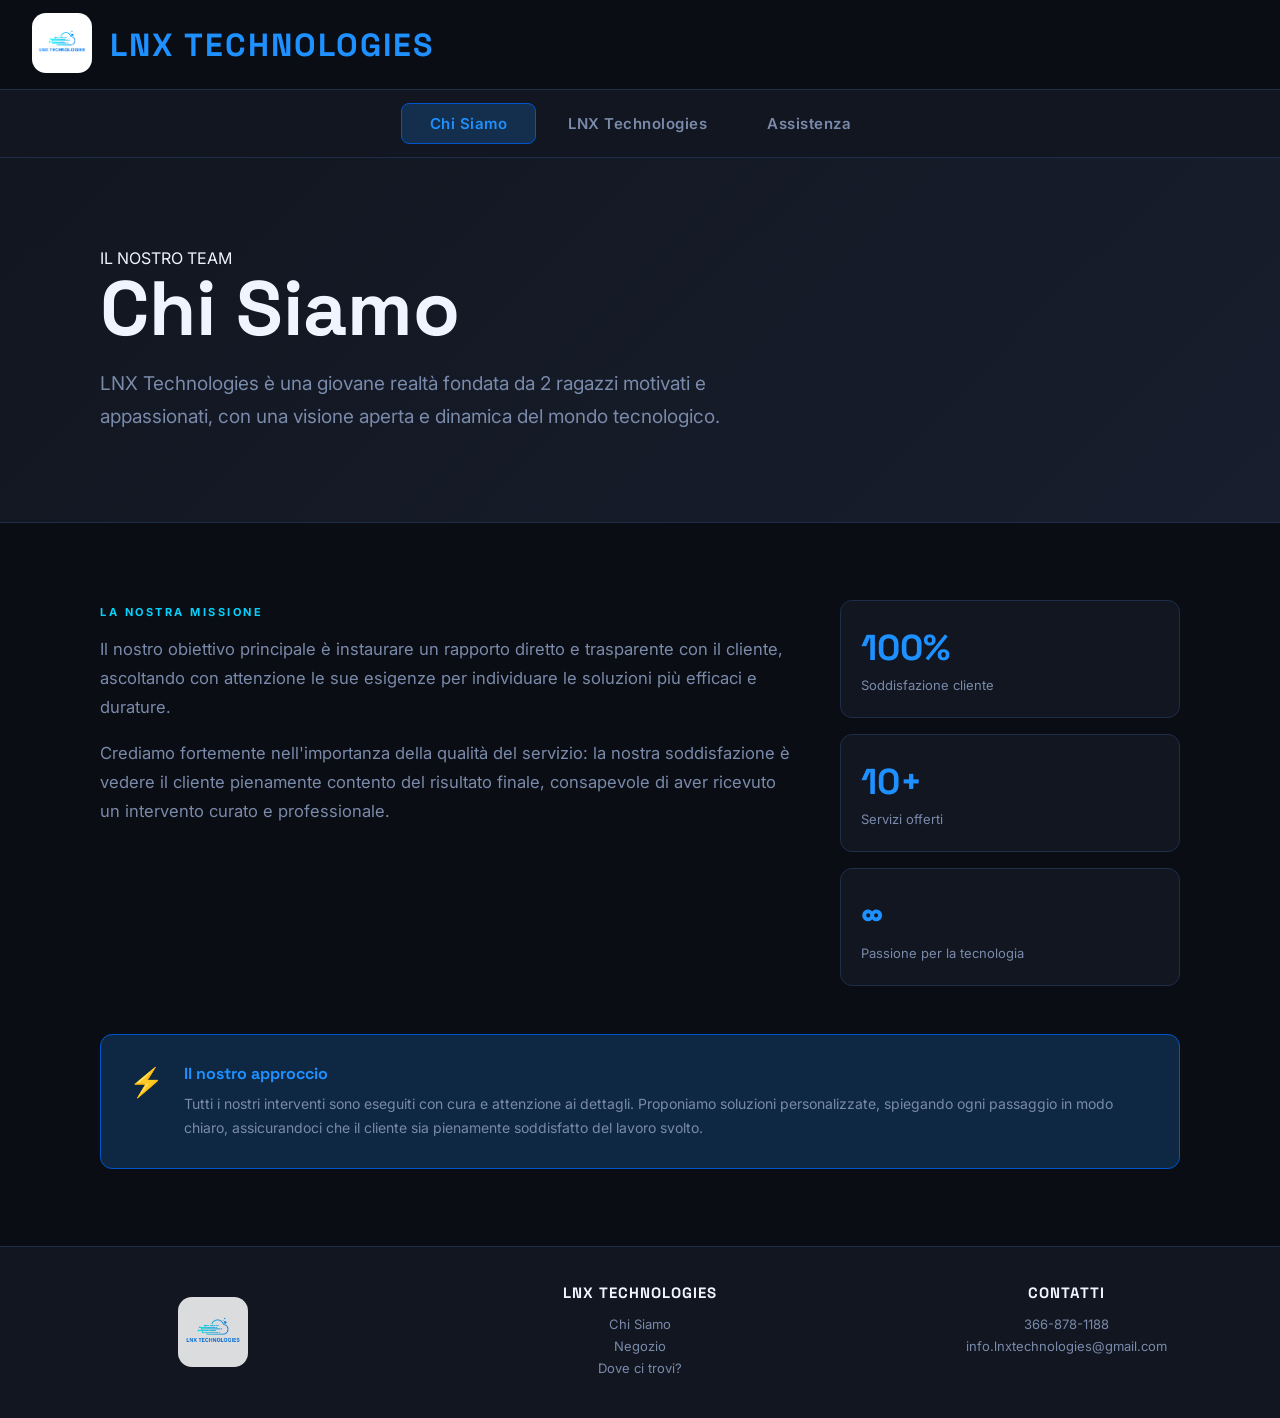
<file: CosaFacciamo.html>
<!DOCTYPE html>
<html lang="it">
<head>
  <meta charset="UTF-8">
  <meta name="viewport" content="width=device-width, initial-scale=1.0">
  <title>LNX Technologies — Chi Siamo</title>
  <link rel="stylesheet" href="style.css">
  <link rel="stylesheet" href="cssCosaFacciamo.css">
  <link rel="icon" type="image/png" href="favicon-96x96.png" sizes="96x96">
  <link rel="icon" type="image/svg+xml" href="favicon.svg">
  <link rel="shortcut icon" href="favicon.ico">
  <link rel="apple-touch-icon" sizes="180x180" href="apple-touch-icon.png">
  <meta name="apple-mobile-web-app-title" content="LNX">
  <link rel="manifest" href="site.webmanifest">
</head>
<body>
<main>
<div class="page-wrap">

  <div class="header">
    <picture class="imageUp">
      <img src="LNX_logo.png" alt="Logo LNX Technologies">
    </picture>
    <h1 class="titoloPagina">LNX TECHNOLOGIES</h1>
  </div>

  <div class="nav-container">
    <div class="nav-item"><a href="CosaFacciamo.html" class="active">Chi Siamo</a></div>
    <div class="nav-item"><a href="index.html">LNX Technologies</a></div>
    <div class="nav-item"><a href="Assistenza.html">Assistenza</a></div>
  </div>

  <section class="about-hero">
    <div class="about-hero-inner">
      <p class="section-label">IL NOSTRO TEAM</p>
      <h2 class="about-title">Chi Siamo</h2>
      <p class="about-lead">LNX Technologies è una giovane realtà fondata da 2 ragazzi motivati e appassionati, con una visione aperta e dinamica del mondo tecnologico.</p>
    </div>
  </section>

  <section class="about-section">
    <div class="about-grid">
      <div class="about-text-block">
        <span class="about-tag">La nostra missione</span>
        <p class="about-body">Il nostro obiettivo principale è instaurare un rapporto diretto e trasparente con il cliente, ascoltando con attenzione le sue esigenze per individuare le soluzioni più efficaci e durature.</p>
        <p class="about-body">Crediamo fortemente nell'importanza della qualità del servizio: la nostra soddisfazione è vedere il cliente pienamente contento del risultato finale, consapevole di aver ricevuto un intervento curato e professionale.</p>
      </div>
      <div class="about-stat-col">
        <div class="stat-card">
          <span class="stat-num">100%</span>
          <span class="stat-label">Soddisfazione cliente</span>
        </div>
        <div class="stat-card">
          <span class="stat-num">10+</span>
          <span class="stat-label">Servizi offerti</span>
        </div>
        <div class="stat-card">
          <span class="stat-num">∞</span>
          <span class="stat-label">Passione per la tecnologia</span>
        </div>
      </div>
    </div>

    <div class="approach-box">
      <span class="approach-icon">⚡</span>
      <div>
        <h4>Il nostro approccio</h4>
        <p>Tutti i nostri interventi sono eseguiti con cura e attenzione ai dettagli. Proponiamo soluzioni personalizzate, spiegando ogni passaggio in modo chiaro, assicurandoci che il cliente sia pienamente soddisfatto del lavoro svolto.</p>
      </div>
    </div>
  </section>

  <div class="footer">
    <div class="columns1"><img class="logoF" src="LNX_logo.png" alt="Logo"></div>
    <div class="columns2">
      <h3 class="TitoloFooter">LNX Technologies</h3>
      <p class="descrizioniF"><a class="linkFooter" href="CosaFacciamo.html">Chi Siamo</a></p>
      <p class="descrizioniF"><a class="linkFooter" href="Assistenza.html">Negozio</a></p>
      <p class="descrizioniF">
        <a class="linkFooter" onclick="openSocial()">Dove ci trovi?</a>
      </p>
    </div>
    <div class="columns3">
      <h3 class="TitoloFooter">Contatti</h3>
      <p class="descrizioniF">366-878-1188</p>
      <p class="descrizioniF">info.lnxtechnologies@gmail.com</p>
    </div>
  </div>

</div>
</main>
  <!-- POPUP SOCIAL -->
  <div class="social-overlay" id="socialOverlay" onclick="handleSocialOverlay(event)">
    <div class="social-box" id="socialBox">
      <button class="social-close" onclick="closeSocial()">✕</button>
      <span class="social-tag">Rimani aggiornato</span>
      <h2 class="social-title">Seguici sui Social</h2>
      <div class="social-icons">

        <a class="social-link" href="https://www.facebook.com/share/19K3K7gDQd/?mibextid=wwXIfr" target="_blank" rel="noopener">
          <img src="Facebook.png" alt="Facebook">
          <span>Facebook</span>
        </a>

        <a class="social-link" href="https://www.instagram.com/lnx_technologies?igsh=MWh6YzgxMWVoYmtibQ%3D%3D&utm_source=qr" target="_blank" rel="noopener">
          <img src="Instagram.png" alt="Instagram">
          <span>Instagram</span>
        </a>

        <a class="social-link" href="https://www.tiktok.com/@lnx_technologies?_r=1&_t=ZN-97cVjkg3t2s" target="_blank" rel="noopener">
          <img src="Tiktok.png" alt="TikTok">
          <span>TikTok</span>
        </a>

        <a class="social-link" href="https://www.youtube.com/@LNXTechnologies" target="_blank" rel="noopener">
          <img src="Youtube.png" alt="YouTube">
          <span>YouTube</span>
        </a>

      </div>
    </div>
  </div>

  <script>
    function openSocial() {
      document.getElementById('socialOverlay').classList.add('open');
    }
    function closeSocial() {
      document.getElementById('socialOverlay').classList.remove('open');
    }
    function handleSocialOverlay(e) {
      if (e.target === document.getElementById('socialOverlay')) closeSocial();
    }
  </script>
</body>
</html>
</file>
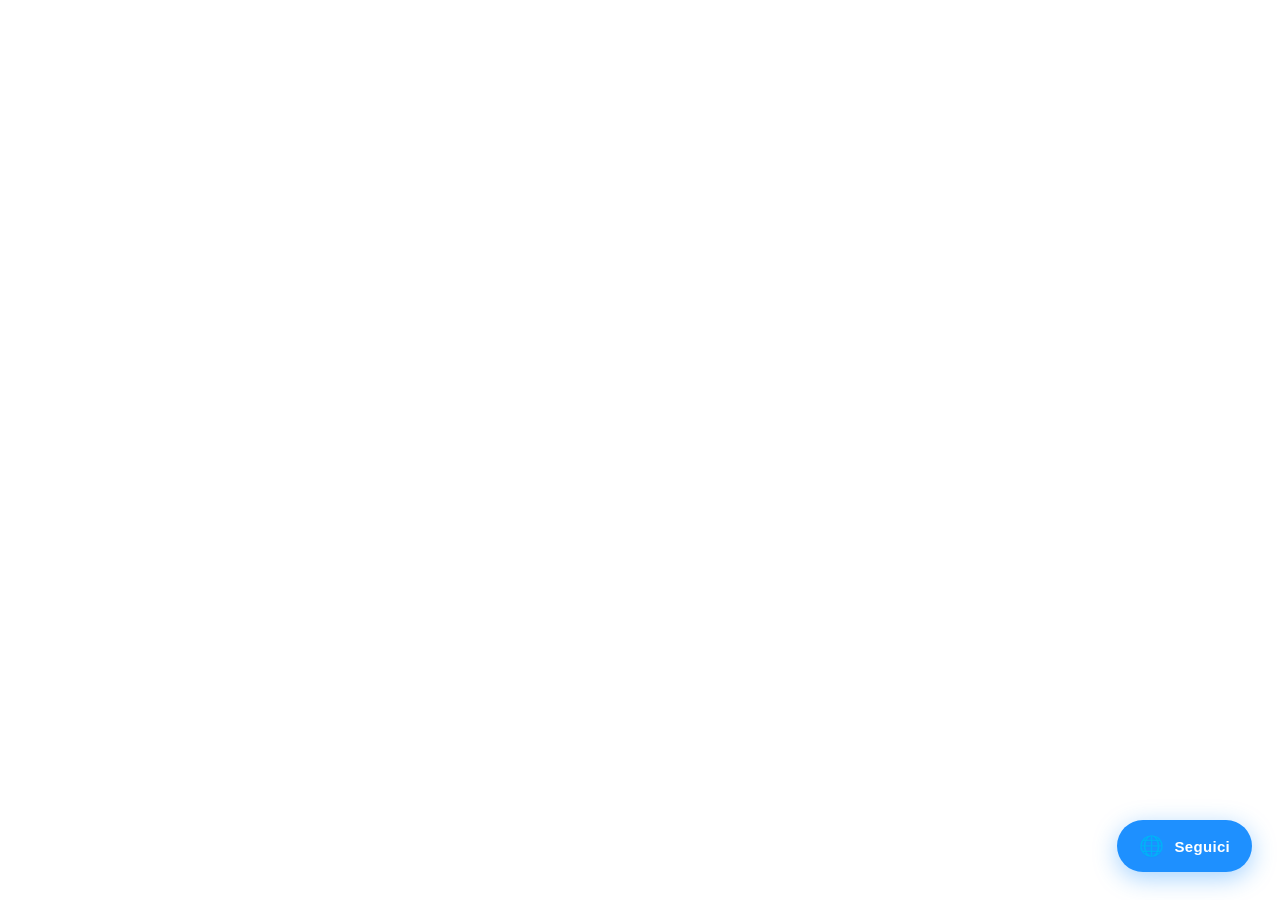
<file: social.html>
<!DOCTYPE html>
<html lang="it">
<head>
  <meta charset="UTF-8">
  <meta name="viewport" content="width=device-width, initial-scale=1.0">
  <title>Social - LNX Technologies</title>
  <style>
    /* ── BOTTONE FISSO ── */
    .social-fab {
      position: fixed;
      bottom: 28px;
      right: 28px;
      z-index: 8888;
      background: var(--blue, #1e90ff);
      color: #fff;
      border: none;
      border-radius: 50px;
      padding: 14px 22px;
      font-size: 15px;
      font-weight: 700;
      font-family: 'Inter', sans-serif;
      cursor: pointer;
      box-shadow: 0 6px 24px rgba(30,144,255,0.4);
      display: flex;
      align-items: center;
      gap: 10px;
      transition: transform 0.2s, box-shadow 0.2s;
      letter-spacing: 0.3px;
    }
    .social-fab:hover {
      transform: translateY(-3px);
      box-shadow: 0 10px 32px rgba(30,144,255,0.55);
    }
    .social-fab-icon { font-size: 20px; }

    /* ── OVERLAY ── */
    .social-overlay {
      display: none;
      position: fixed;
      inset: 0;
      z-index: 9000;
      background: rgba(0,0,0,0.7);
      backdrop-filter: blur(5px);
      align-items: center;
      justify-content: center;
    }
    .social-overlay.open { display: flex; }

    /* ── BOX ── */
    .social-box {
      background: #111620;
      border: 1px solid #1e2d4a;
      border-radius: 20px;
      padding: 36px 40px 32px;
      width: 90%;
      max-width: 420px;
      box-shadow: 0 24px 80px rgba(0,0,0,0.7);
      animation: pop-in 0.25s ease;
      position: relative;
      text-align: center;
    }

    @keyframes pop-in {
      from { opacity: 0; transform: scale(0.92) translateY(12px); }
      to   { opacity: 1; transform: scale(1) translateY(0); }
    }

    .social-close {
      position: absolute;
      top: 14px; right: 14px;
      background: #181e2d;
      border: 1px solid #1e2d4a;
      color: #7a8aaa;
      width: 32px; height: 32px;
      border-radius: 8px;
      font-size: 16px;
      cursor: pointer;
      display: flex; align-items: center; justify-content: center;
      transition: color 0.2s, border-color 0.2s;
    }
    .social-close:hover { color: #f0f4ff; border-color: #1e90ff; }

    .social-tag {
      font-size: 10px;
      font-weight: 700;
      letter-spacing: 2.5px;
      color: #00d4ff;
      text-transform: uppercase;
      margin-bottom: 8px;
      display: block;
    }

    .social-title {
      font-family: 'Space Grotesk', 'Inter', sans-serif;
      font-size: 22px;
      font-weight: 700;
      color: #f0f4ff;
      margin-bottom: 28px;
    }

    /* ── ICONE SOCIAL ── */
    .social-icons {
      display: flex;
      justify-content: center;
      gap: 28px;
      flex-wrap: wrap;
    }

    .social-link {
      display: flex;
      flex-direction: column;
      align-items: center;
      gap: 10px;
      text-decoration: none;
      transition: transform 0.2s;
    }
    .social-link:hover { transform: translateY(-5px); }

    .social-link img {
      width: 72px;
      height: 72px;
      border-radius: 18px;
      object-fit: cover;
      box-shadow: 0 4px 16px rgba(0,0,0,0.4);
    }

    .social-link span {
      font-size: 12px;
      font-weight: 600;
      color: #7a8aaa;
      font-family: 'Inter', sans-serif;
      letter-spacing: 0.3px;
    }
    .social-link:hover span { color: #f0f4ff; }
  </style>
</head>
<body>

  <!-- BOTTONE FISSO -->
  <button class="social-fab" onclick="openSocial()">
    <span class="social-fab-icon">🌐</span> Seguici
  </button>

  <!-- POPUP SOCIAL -->
  <div class="social-overlay" id="socialOverlay" onclick="handleSocialOverlay(event)">
    <div class="social-box" id="socialBox">
      <button class="social-close" onclick="closeSocial()">✕</button>
      <span class="social-tag">Rimani aggiornato</span>
      <h2 class="social-title">Seguici sui Social</h2>
      <div class="social-icons">

        <a class="social-link" href="QUI_LINK_FACEBOOK" target="_blank" rel="noopener">
          <img src="Facebook.png" alt="Facebook">
          <span>Facebook</span>
        </a>

        <a class="social-link" href="QUI_LINK_INSTAGRAM" target="_blank" rel="noopener">
          <img src="Instagram.png" alt="Instagram">
          <span>Instagram</span>
        </a>

        <a class="social-link" href="QUI_LINK_TIKTOK" target="_blank" rel="noopener">
          <img src="Tiktok.png" alt="TikTok">
          <span>TikTok</span>
        </a>

        <a class="social-link" href="https://www.youtube.com/@LNXTechnologies" target="_blank" rel="noopener">
          <img src="Youtube.png" alt="YouTube">
          <span>YouTube</span>
        </a>

      </div>
    </div>
  </div>

  <script>
    function openSocial() {
      document.getElementById('socialOverlay').classList.add('open');
    }
    function closeSocial() {
      document.getElementById('socialOverlay').classList.remove('open');
    }
    function handleSocialOverlay(e) {
      if (e.target === document.getElementById('socialOverlay')) closeSocial();
    }
  </script>

</body>
</html>
</file>
<file: style.css>
/* ══════════════════════════════════════════
   LNX TECHNOLOGIES — style.css (condiviso)
   ══════════════════════════════════════════ */

@import url('https://fonts.googleapis.com/css2?family=Inter:wght@300;400;500;600;700;900&family=Space+Grotesk:wght@400;500;700&display=swap');

*, *::before, *::after { box-sizing: border-box; margin: 0; padding: 0; }

:root {
  --bg:        #0a0d14;
  --bg2:       #111620;
  --bg3:       #181e2d;
  --blue:      #1e90ff;
  --blue-dark: #0055cc;
  --blue-glow: #1e90ff33;
  --cyan:      #00d4ff;
  --white:     #f0f4ff;
  --muted:     #7a8aaa;
  --border:    #1e2d4a;
  --nav-h:     68px;
  --radius:    12px;
}

html, body {
  margin: 0; padding: 0;
  overflow-x: hidden;
  width: 100%;
  background: var(--bg);
  color: var(--white);
  font-family: 'Inter', sans-serif;
  -webkit-font-smoothing: antialiased;
}

/* ── HEADER ── */
.header {
  width: 100%;
  height: 90px;
  display: flex;
  align-items: center;
  gap: 18px;
  padding: 0 32px;
  background: var(--bg);
  border-bottom: 1px solid var(--border);
}

.imageUp img {
  width: 60px;
  height: 60px;
  border-radius: 14px;
  object-fit: contain;
}

.titoloPagina {
  font-family: 'Space Grotesk', sans-serif;
  font-size: clamp(22px, 2.5vw, 36px);
  font-weight: 700;
  color: var(--blue);
  letter-spacing: 2px;
  text-transform: uppercase;
}

/* ── NAVBAR ── */
.nav-container {
  width: 100%;
  height: var(--nav-h);
  background: var(--bg2);
  border-bottom: 1px solid var(--border);
  display: flex;
  justify-content: center;
  align-items: center;
  gap: 4px;
  position: sticky;
  top: 0;
  z-index: 100;
  backdrop-filter: blur(8px);
}

.nav-item a {
  display: block;
  color: var(--muted);
  text-align: center;
  padding: 10px 28px;
  text-decoration: none;
  font-family: 'Inter', sans-serif;
  font-size: 15px;
  font-weight: 600;
  letter-spacing: 0.5px;
  border-radius: 8px;
  transition: color 0.2s, background 0.2s;
}

.nav-item a:hover {
  color: var(--white);
  background: var(--blue-glow);
}

.nav-item a.active {
  color: var(--blue);
  background: var(--blue-glow);
  border: 1px solid var(--blue-dark);
}

/* ── FOOTER ── */
.footer {
  display: grid;
  grid-template-columns: 1fr 1fr 1fr;
  background: var(--bg2);
  border-top: 1px solid var(--border);
  margin-top: auto;
}

.columns1 {
  background: var(--bg2);
  padding: 36px 24px;
  display: flex;
  align-items: center;
  justify-content: center;
}

.columns2, .columns3 {
  background: var(--bg2);
  padding: 36px 24px;
  text-align: center;
}

.logoF {
  width: 70px;
  height: 70px;
  border-radius: 14px;
  object-fit: contain;
  opacity: 0.85;
}

.TitoloFooter {
  color: var(--white);
  font-family: 'Space Grotesk', sans-serif;
  font-size: 15px;
  font-weight: 700;
  letter-spacing: 1px;
  text-transform: uppercase;
  margin-bottom: 14px;
}

.descrizioniF {
  color: var(--muted);
  font-size: 13px;
  margin: 6px 0;
  font-family: 'Inter', sans-serif;
}

.linkFooter:link, .linkFooter:visited {
  color: var(--muted);
  text-decoration: none;
  transition: color 0.2s;
}
.linkFooter:hover { color: var(--cyan); }
.linkFooter:active { color: var(--white); }

.vuoto { height: 0; }

/* ── RESPONSIVE MOBILE ── */
@media (max-width: 700px) {
  .header { padding: 0 16px; height: 70px; }
  .imageUp img { width: 44px; height: 44px; }
  .titoloPagina { font-size: 18px; letter-spacing: 1px; }

  .nav-container { height: auto; flex-direction: column; gap: 0; }
  .nav-item { width: 100%; }
  .nav-item a { padding: 14px 20px; border-radius: 0; border-bottom: 1px solid var(--border); }

  .footer { grid-template-columns: 1fr; }
  .columns1, .columns2, .columns3 { padding: 24px 16px; border-bottom: 1px solid var(--border); }
  .logoF { width: 50px; height: 50px; }
  .TitoloFooter { font-size: 13px; }
  .descrizioniF { font-size: 11px; }
}

@media (min-width: 701px) and (max-width: 1099px) {
  .nav-container { height: auto; flex-direction: column; gap: 0; }
  .nav-item { width: 100%; }
  .nav-item a { padding: 14px 20px; border-radius: 0; }
}
</file>
<file: cssCosaFacciamo.css>
/* ════════════════════════════
   cssCosaFacciamo.css
   ════════════════════════════ */

.page-wrap {
  min-height: 100vh;
  display: flex;
  flex-direction: column;
  background: var(--bg);
}

/* ── ABOUT HERO ── */
.about-hero {
  background: linear-gradient(135deg, var(--bg2) 0%, var(--bg3) 100%);
  border-bottom: 1px solid var(--border);
  padding: clamp(48px, 7vw, 100px) clamp(24px, 8vw, 100px);
}

.about-title {
  font-family: 'Space Grotesk', sans-serif;
  font-size: clamp(36px, 6vw, 80px);
  font-weight: 700;
  color: var(--white);
  line-height: 1.05;
  margin-bottom: 20px;
}

.about-lead {
  font-size: clamp(15px, 1.5vw, 19px);
  color: var(--muted);
  max-width: 640px;
  line-height: 1.7;
}

/* ── ABOUT SECTION ── */
.about-section {
  padding: clamp(40px, 6vw, 80px) clamp(24px, 8vw, 100px);
  background: var(--bg);
}

.about-grid {
  display: grid;
  grid-template-columns: 1fr 340px;
  gap: 48px;
  align-items: start;
}

.about-tag {
  display: inline-block;
  font-size: 11px;
  font-weight: 700;
  letter-spacing: 2.5px;
  color: var(--cyan);
  text-transform: uppercase;
  margin-bottom: 16px;
}

.about-body {
  font-size: clamp(14px, 1.3vw, 17px);
  color: var(--muted);
  line-height: 1.75;
  margin-bottom: 16px;
}

.about-stat-col {
  display: flex;
  flex-direction: column;
  gap: 16px;
}

.stat-card {
  background: var(--bg2);
  border: 1px solid var(--border);
  border-radius: var(--radius);
  padding: 24px 20px;
  display: flex;
  flex-direction: column;
  gap: 6px;
  transition: border-color 0.2s;
}
.stat-card:hover { border-color: var(--blue); }

.stat-num {
  font-family: 'Space Grotesk', sans-serif;
  font-size: 36px;
  font-weight: 700;
  color: var(--blue);
}

.stat-label {
  font-size: 13px;
  color: var(--muted);
}

/* ── SERVICES DETAIL ── */
.services-detail-section {
  background: var(--bg3);
  border-top: 1px solid var(--border);
  padding: clamp(40px, 6vw, 80px) 0;
}

.services-detail-inner {
  max-width: 1100px;
  margin: 0 auto;
  padding: 0 clamp(24px, 6vw, 80px);
}

.section-title-cf {
  font-family: 'Space Grotesk', sans-serif;
  font-size: clamp(24px, 3.5vw, 44px);
  font-weight: 700;
  color: var(--white);
  margin-bottom: 16px;
}

.services-intro {
  font-size: clamp(14px, 1.3vw, 17px);
  color: var(--muted);
  max-width: 700px;
  line-height: 1.7;
  margin-bottom: 40px;
}

.detail-grid {
  display: grid;
  grid-template-columns: repeat(auto-fit, minmax(220px, 1fr));
  gap: 20px;
  margin-bottom: 36px;
}

.detail-card {
  background: var(--bg2);
  border: 1px solid var(--border);
  border-radius: var(--radius);
  padding: 28px 22px;
  transition: border-color 0.2s, transform 0.2s;
}
.detail-card:hover {
  border-color: var(--blue);
  transform: translateY(-4px);
}

.detail-icon {
  font-size: 28px;
  margin-bottom: 12px;
}

.detail-card h3 {
  font-family: 'Space Grotesk', sans-serif;
  font-size: 16px;
  font-weight: 700;
  color: var(--white);
  margin-bottom: 8px;
}

.detail-card p {
  font-size: 14px;
  color: var(--muted);
  line-height: 1.65;
}

.approach-box {
  background: var(--blue-glow);
  border: 1px solid var(--blue-dark);
  border-radius: var(--radius);
  padding: 28px;
  display: flex;
  gap: 20px;
  align-items: flex-start;
}

.about-section .approach-box { margin-top: 48px; }

.approach-icon {
  font-size: 28px;
  flex-shrink: 0;
  margin-top: 2px;
}

.approach-box h4 {
  font-family: 'Space Grotesk', sans-serif;
  font-size: 16px;
  font-weight: 700;
  color: var(--blue);
  margin-bottom: 8px;
}

.approach-box p {
  font-size: 14px;
  color: var(--muted);
  line-height: 1.7;
}

/* ── RESPONSIVE ── */
@media (max-width: 900px) {
  .about-grid { grid-template-columns: 1fr; }
  .about-stat-col { flex-direction: row; flex-wrap: wrap; }
  .stat-card { flex: 1; min-width: 140px; }
}

@media (max-width: 600px) {
  .detail-grid { grid-template-columns: 1fr; }
  .approach-box { flex-direction: column; gap: 12px; }
  .about-stat-col { flex-direction: column; }
}


 /* ── BOTTONE FISSO ── */
    .social-fab {
      position: fixed;
      bottom: 28px;
      right: 28px;
      z-index: 8888;
      background: var(--blue, #1e90ff);
      color: #fff;
      border: none;
      border-radius: 50px;
      padding: 14px 22px;
      font-size: 15px;
      font-weight: 700;
      font-family: 'Inter', sans-serif;
      cursor: pointer;
      box-shadow: 0 6px 24px rgba(30,144,255,0.4);
      display: flex;
      align-items: center;
      gap: 10px;
      transition: transform 0.2s, box-shadow 0.2s;
      letter-spacing: 0.3px;
    }
    .social-fab:hover {
      transform: translateY(-3px);
      box-shadow: 0 10px 32px rgba(30,144,255,0.55);
    }
    .social-fab-icon { font-size: 20px; }

    /* ── OVERLAY ── */
    .social-overlay {
      display: none;
      position: fixed;
      inset: 0;
      z-index: 9000;
      background: rgba(0,0,0,0.7);
      backdrop-filter: blur(5px);
      align-items: center;
      justify-content: center;
    }
    .social-overlay.open { display: flex; }

    /* ── BOX ── */
    .social-box {
      background: #111620;
      border: 1px solid #1e2d4a;
      border-radius: 20px;
      padding: 36px 40px 32px;
      width: 90%;
      max-width: 420px;
      box-shadow: 0 24px 80px rgba(0,0,0,0.7);
      animation: pop-in 0.25s ease;
      position: relative;
      text-align: center;
    }

    @keyframes pop-in {
      from { opacity: 0; transform: scale(0.92) translateY(12px); }
      to   { opacity: 1; transform: scale(1) translateY(0); }
    }

    .social-close {
      position: absolute;
      top: 14px; right: 14px;
      background: #181e2d;
      border: 1px solid #1e2d4a;
      color: #7a8aaa;
      width: 32px; height: 32px;
      border-radius: 8px;
      font-size: 16px;
      cursor: pointer;
      display: flex; align-items: center; justify-content: center;
      transition: color 0.2s, border-color 0.2s;
    }
    .social-close:hover { color: #f0f4ff; border-color: #1e90ff; }

    .social-tag {
      font-size: 10px;
      font-weight: 700;
      letter-spacing: 2.5px;
      color: #00d4ff;
      text-transform: uppercase;
      margin-bottom: 8px;
      display: block;
    }

    .social-title {
      font-family: 'Space Grotesk', 'Inter', sans-serif;
      font-size: 22px;
      font-weight: 700;
      color: #f0f4ff;
      margin-bottom: 28px;
    }

    /* ── ICONE SOCIAL ── */
    .social-icons {
      display: flex;
      justify-content: center;
      gap: 28px;
      flex-wrap: wrap;
    }

    .social-link {
      display: flex;
      flex-direction: column;
      align-items: center;
      gap: 10px;
      text-decoration: none;
      transition: transform 0.2s;
    }
    .social-link:hover { transform: translateY(-5px); }

    .social-link img {
      width: 72px;
      height: 72px;
      border-radius: 18px;
      object-fit: cover;
      box-shadow: 0 4px 16px rgba(0,0,0,0.4);
    }

    .social-link span {
      font-size: 12px;
      font-weight: 600;
      color: #7a8aaa;
      font-family: 'Inter', sans-serif;
      letter-spacing: 0.3px;
    }
    .social-link:hover span { color: #f0f4ff; }
</file>
